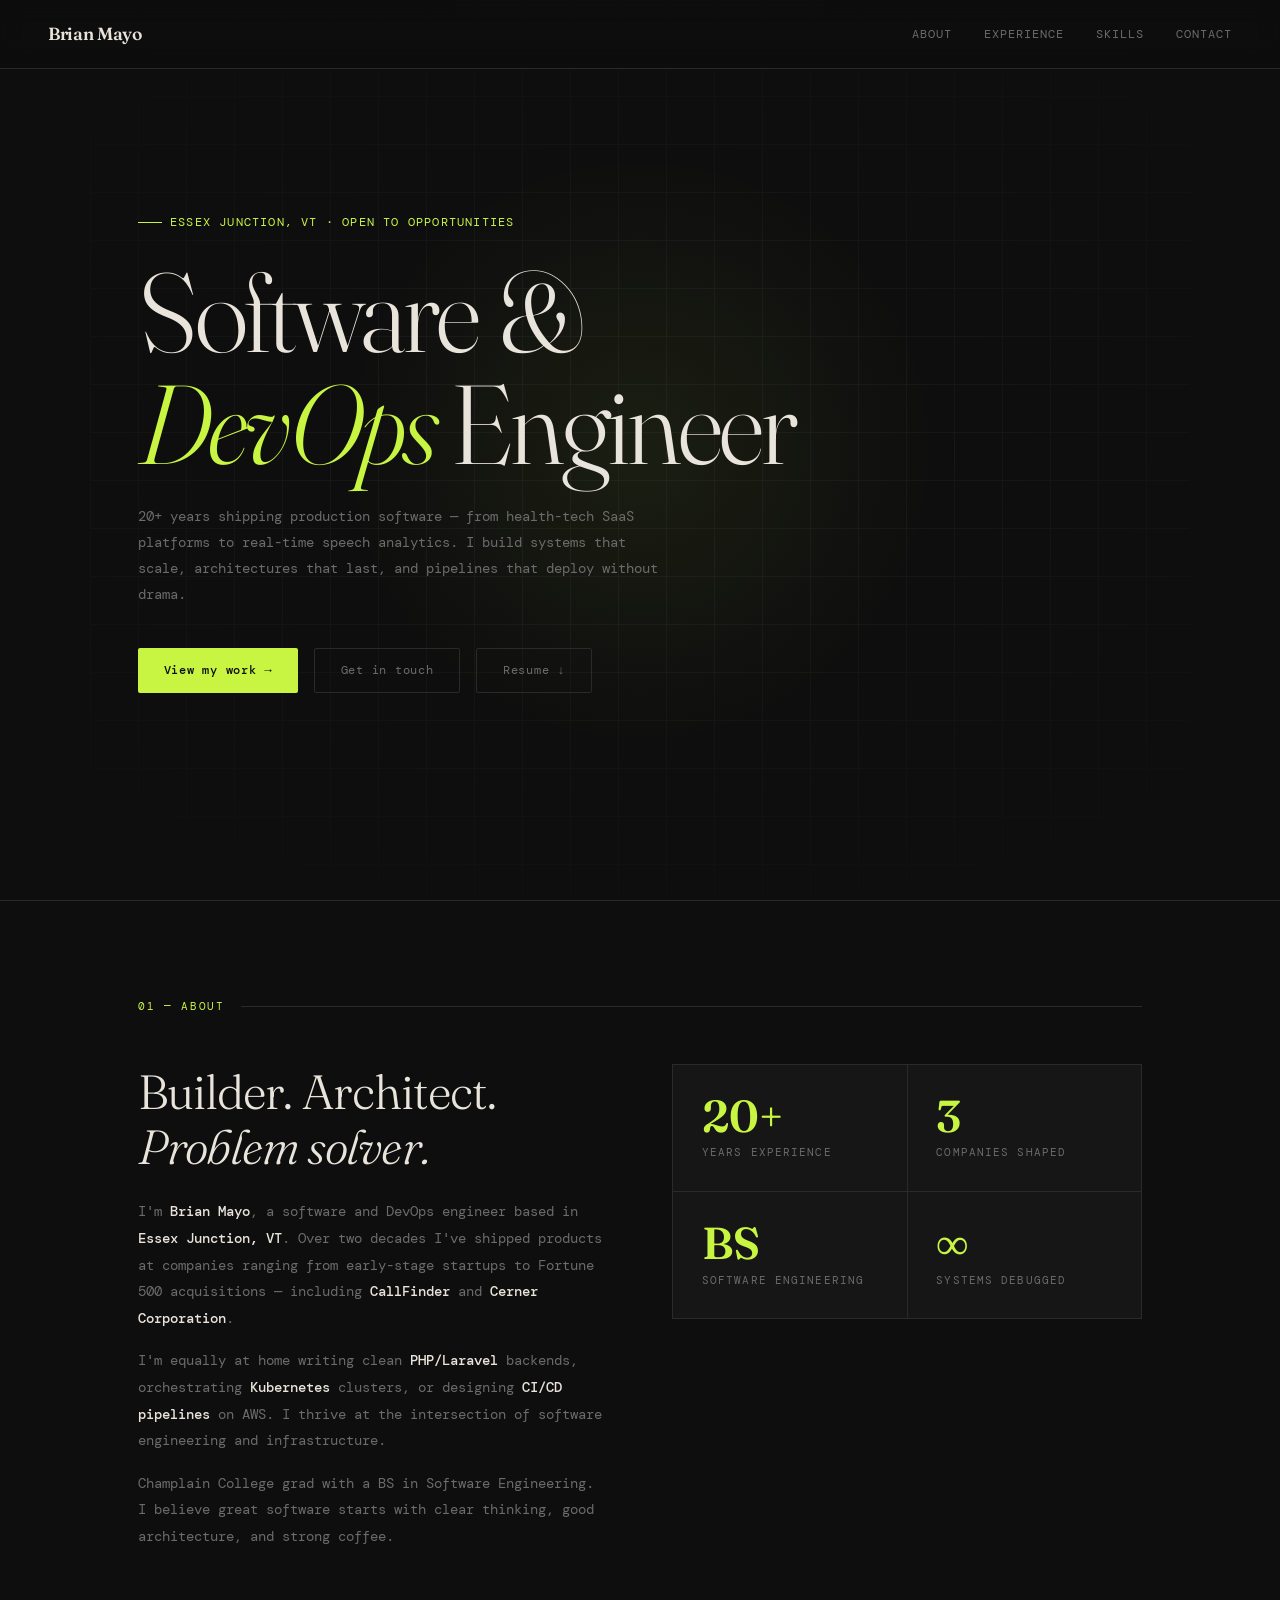
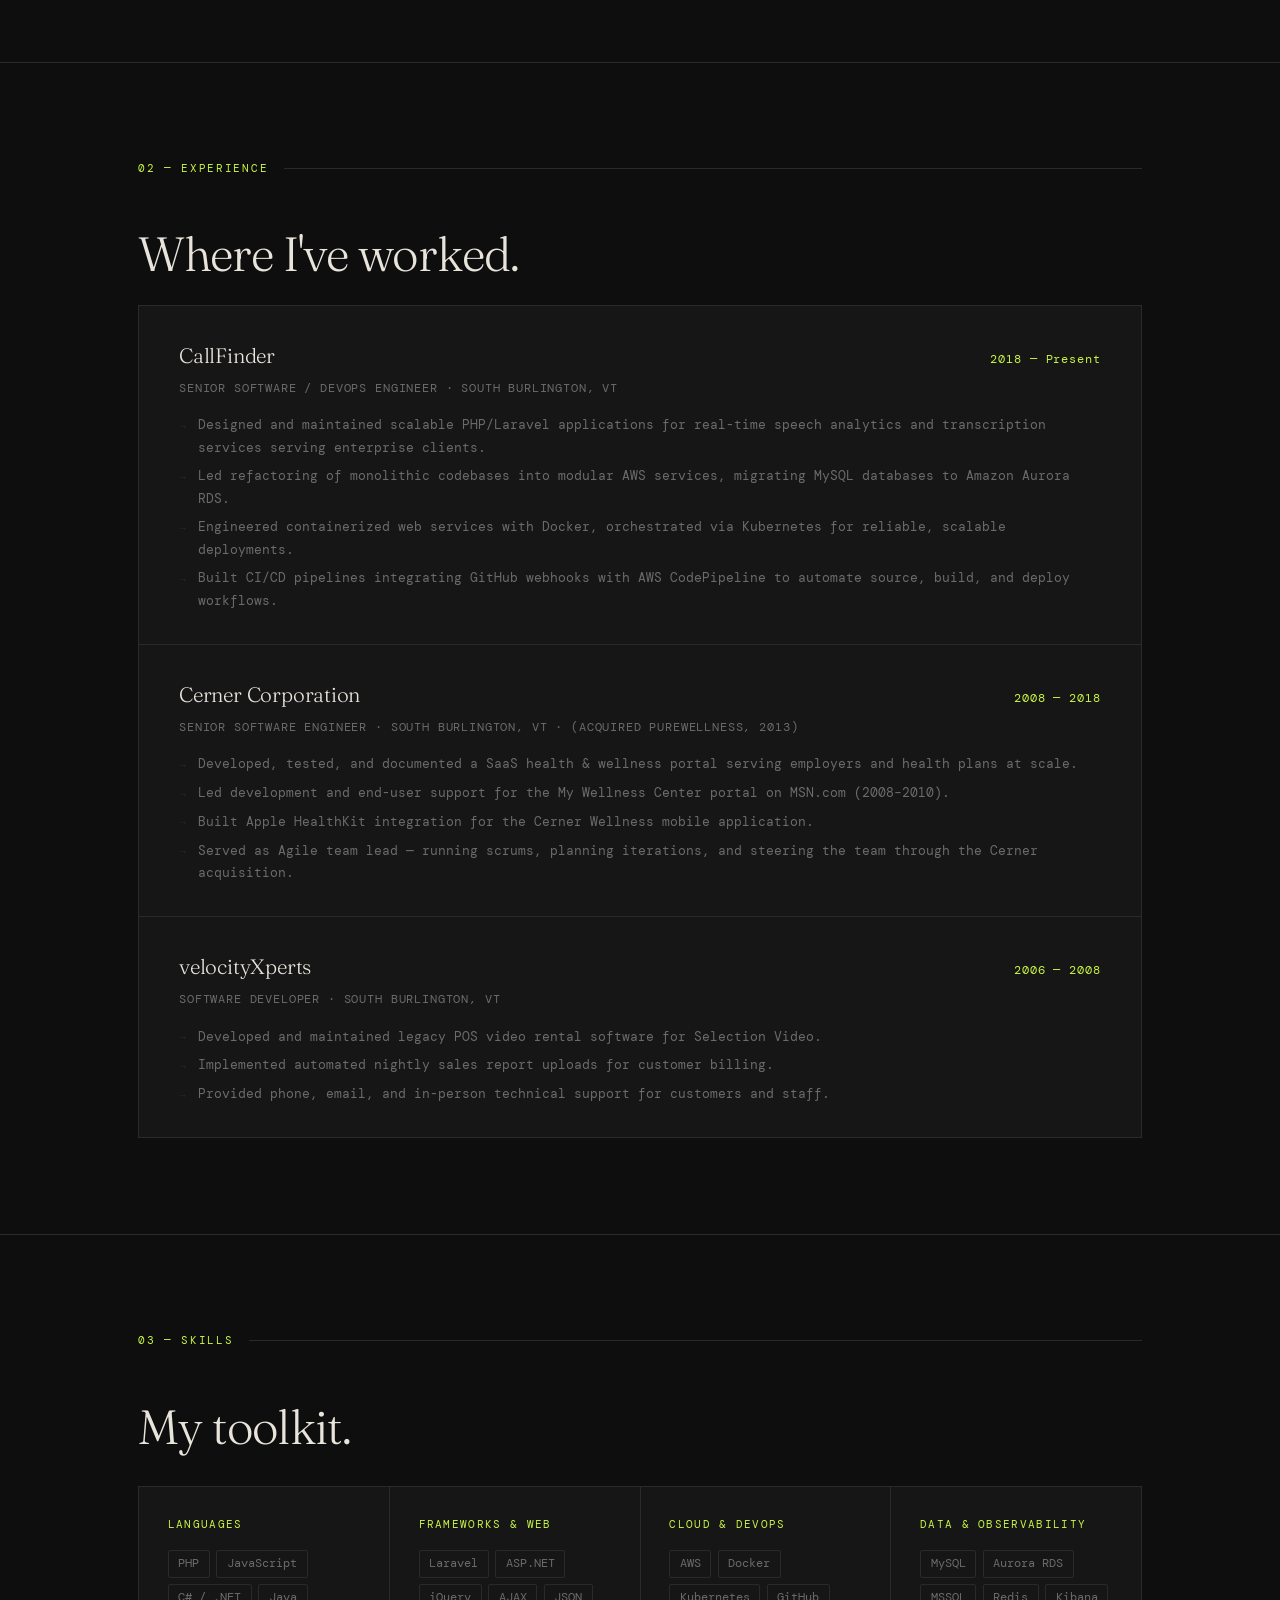
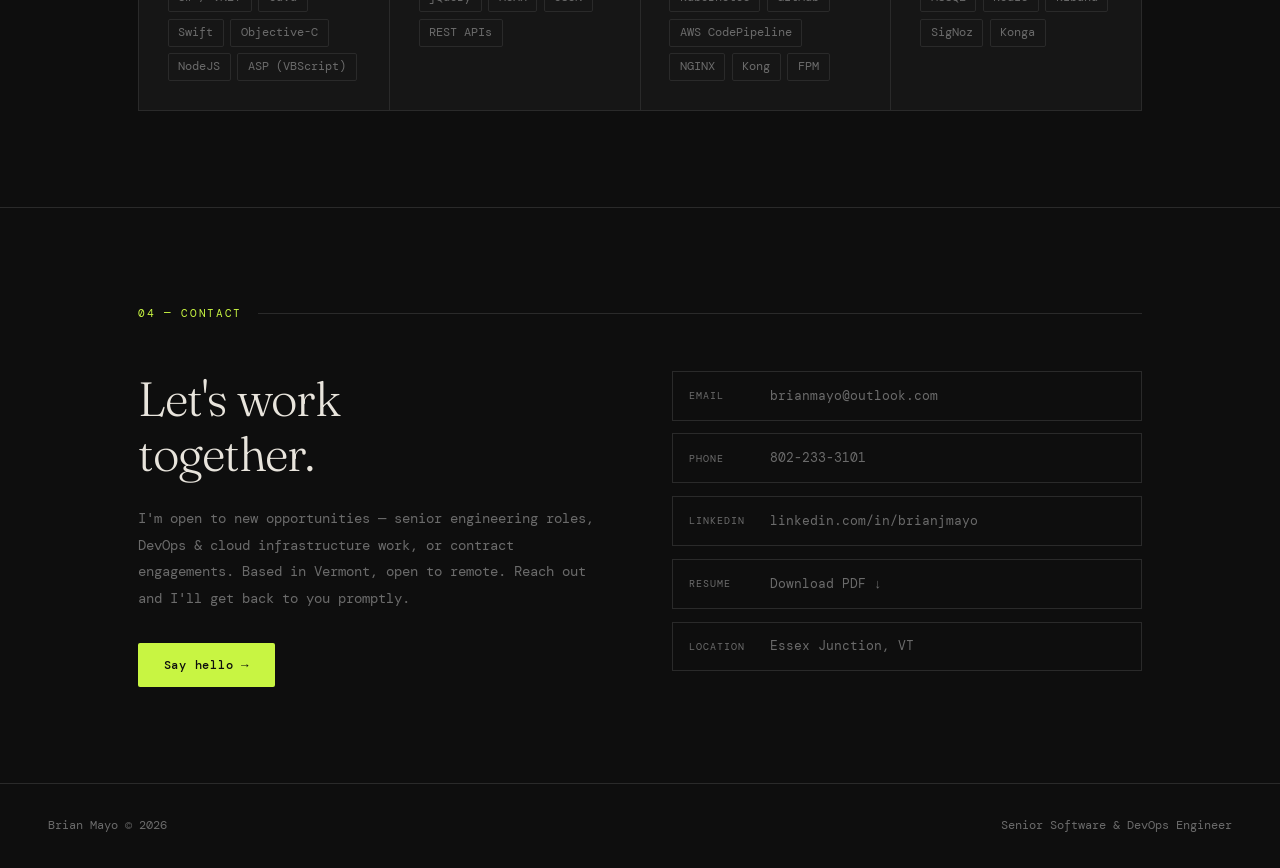
<file: index.html>
<!DOCTYPE html>
<html lang="en">
<head>
  <meta charset="UTF-8" />
  <meta name="viewport" content="width=device-width, initial-scale=1.0" />
  <title>Brian Mayo — Senior Software & DevOps Engineer</title>
  <link href="https://fonts.googleapis.com/css2?family=DM+Mono:ital,wght@0,300;0,400;0,500;1,400&family=Fraunces:ital,opsz,wght@0,9..144,300;0,9..144,600;1,9..144,300&display=swap" rel="stylesheet">
  <style>
    *, *::before, *::after { box-sizing: border-box; margin: 0; padding: 0; }

    :root {
      --bg: #0e0e0e;
      --surface: #161616;
      --border: #2a2a2a;
      --accent: #c8f542;
      --accent-dim: rgba(200, 245, 66, 0.12);
      --text: #e8e4dc;
      --muted: #6b6b6b;
      --font-display: 'Fraunces', Georgia, serif;
      --font-mono: 'DM Mono', 'Fira Code', monospace;
    }

    html { scroll-behavior: smooth; }

    body {
      background: var(--bg);
      color: var(--text);
      font-family: var(--font-mono);
      font-size: 14px;
      line-height: 1.7;
      overflow-x: hidden;
    }

    /* ── NAV ── */
    nav {
      position: fixed;
      top: 0; left: 0; right: 0;
      z-index: 100;
      display: flex;
      justify-content: space-between;
      align-items: center;
      padding: 1.2rem 3rem;
      background: rgba(14,14,14,0.85);
      backdrop-filter: blur(12px);
      border-bottom: 1px solid var(--border);
    }

    .nav-logo {
      font-family: var(--font-display);
      font-size: 1.1rem;
      font-weight: 600;
      color: var(--text);
      text-decoration: none;
      letter-spacing: -0.02em;
    }

    .nav-links { display: flex; gap: 2rem; list-style: none; }
    .nav-links a {
      color: var(--muted);
      text-decoration: none;
      font-size: 0.78rem;
      letter-spacing: 0.08em;
      text-transform: uppercase;
      transition: color 0.2s;
    }
    .nav-links a:hover { color: var(--accent); }

    /* ── HERO ── */
    #hero {
      min-height: 100vh;
      display: flex;
      align-items: center;
      padding: 0 3rem;
      position: relative;
      overflow: hidden;
    }

    .hero-grid-bg {
      position: absolute;
      inset: 0;
      background-image:
        linear-gradient(var(--border) 1px, transparent 1px),
        linear-gradient(90deg, var(--border) 1px, transparent 1px);
      background-size: 48px 48px;
      opacity: 0.35;
      mask-image: radial-gradient(ellipse 80% 60% at 50% 50%, black 30%, transparent 100%);
    }

    .hero-glow {
      position: absolute;
      width: 600px; height: 600px;
      background: radial-gradient(circle, rgba(200,245,66,0.07) 0%, transparent 70%);
      top: 50%; left: 50%;
      transform: translate(-50%, -50%);
      pointer-events: none;
    }

    .hero-content {
      position: relative;
      max-width: 860px;
      animation: fadeUp 0.8s ease both;
    }

    .hero-tag {
      display: inline-flex;
      align-items: center;
      gap: 0.5rem;
      color: var(--accent);
      font-size: 0.75rem;
      letter-spacing: 0.1em;
      text-transform: uppercase;
      margin-bottom: 1.5rem;
    }
    .hero-tag::before {
      content: '';
      width: 24px; height: 1px;
      background: var(--accent);
    }

    h1 {
      font-family: var(--font-display);
      font-size: clamp(3.5rem, 9vw, 7rem);
      font-weight: 300;
      line-height: 1.0;
      letter-spacing: -0.03em;
      color: var(--text);
      margin-bottom: 1.5rem;
    }

    h1 em { font-style: italic; color: var(--accent); }

    .hero-sub {
      font-size: 0.9rem;
      color: var(--muted);
      max-width: 520px;
      margin-bottom: 2.5rem;
      line-height: 1.8;
    }

    .hero-cta { display: flex; gap: 1rem; flex-wrap: wrap; }

    /* ── BUTTONS ── */
    .btn {
      display: inline-flex;
      align-items: center;
      gap: 0.5rem;
      padding: 0.7rem 1.6rem;
      font-family: var(--font-mono);
      font-size: 0.78rem;
      letter-spacing: 0.06em;
      text-decoration: none;
      border-radius: 2px;
      transition: all 0.2s;
      cursor: pointer;
      border: none;
    }

    .btn-primary { background: var(--accent); color: #0e0e0e; font-weight: 500; }
    .btn-primary:hover { background: #d4f760; transform: translateY(-1px); }
    .btn-ghost { background: transparent; color: var(--muted); border: 1px solid var(--border); }
    .btn-ghost:hover { border-color: var(--accent); color: var(--accent); }

    /* ── SECTIONS ── */
    section {
      padding: 6rem 3rem;
      max-width: 1100px;
      margin: 0 auto;
    }

    .section-label {
      display: flex;
      align-items: center;
      gap: 1rem;
      color: var(--accent);
      font-size: 0.7rem;
      letter-spacing: 0.15em;
      text-transform: uppercase;
      margin-bottom: 3rem;
    }
    .section-label::after {
      content: '';
      flex: 1;
      height: 1px;
      background: var(--border);
    }

    h2 {
      font-family: var(--font-display);
      font-size: clamp(2rem, 4vw, 3rem);
      font-weight: 300;
      letter-spacing: -0.02em;
      line-height: 1.15;
      margin-bottom: 1.5rem;
    }

    /* ── ABOUT ── */
    .about-grid {
      display: grid;
      grid-template-columns: 1fr 1fr;
      gap: 4rem;
      align-items: start;
    }

    .about-text p { color: var(--muted); margin-bottom: 1rem; line-height: 1.9; }
    .about-text p strong { color: var(--text); font-weight: 500; }

    .about-stats {
      display: grid;
      grid-template-columns: 1fr 1fr;
      gap: 1px;
      background: var(--border);
      border: 1px solid var(--border);
    }

    .stat { background: var(--surface); padding: 1.8rem; }

    .stat-num {
      font-family: var(--font-display);
      font-size: 2.8rem;
      font-weight: 600;
      color: var(--accent);
      line-height: 1;
      margin-bottom: 0.3rem;
    }

    .stat-label {
      font-size: 0.7rem;
      color: var(--muted);
      text-transform: uppercase;
      letter-spacing: 0.1em;
    }

    /* ── EXPERIENCE ── */
    .exp-list {
      display: flex;
      flex-direction: column;
      gap: 1px;
      background: var(--border);
      border: 1px solid var(--border);
    }

    .exp-item {
      background: var(--surface);
      padding: 2rem 2.5rem;
      transition: background 0.2s;
    }

    .exp-item:hover { background: var(--accent-dim); }

    .exp-header {
      display: flex;
      justify-content: space-between;
      align-items: baseline;
      flex-wrap: wrap;
      gap: 0.5rem;
      margin-bottom: 0.3rem;
    }

    .exp-company {
      font-family: var(--font-display);
      font-size: 1.3rem;
      font-weight: 300;
      letter-spacing: -0.01em;
      color: var(--text);
    }

    .exp-years { font-size: 0.72rem; color: var(--accent); letter-spacing: 0.08em; }

    .exp-role {
      font-size: 0.75rem;
      color: var(--muted);
      margin-bottom: 1rem;
      text-transform: uppercase;
      letter-spacing: 0.07em;
    }

    .exp-bullets { list-style: none; display: flex; flex-direction: column; gap: 0.4rem; }

    .exp-bullets li {
      color: var(--muted);
      font-size: 0.82rem;
      line-height: 1.7;
      padding-left: 1.2rem;
      position: relative;
    }

    .exp-bullets li::before {
      content: '→';
      position: absolute;
      left: 0;
      color: var(--border);
      font-size: 0.7rem;
      top: 0.15rem;
    }

    .exp-item:hover .exp-bullets li::before { color: var(--accent); }

    /* ── SKILLS ── */
    .skills-grid {
      display: grid;
      grid-template-columns: repeat(auto-fit, minmax(220px, 1fr));
      gap: 1px;
      background: var(--border);
      border: 1px solid var(--border);
      margin-top: 2rem;
    }

    .skill-group { background: var(--surface); padding: 1.8rem; transition: background 0.2s; }
    .skill-group:hover { background: var(--accent-dim); }

    .skill-group-title {
      font-size: 0.68rem;
      letter-spacing: 0.12em;
      text-transform: uppercase;
      color: var(--accent);
      margin-bottom: 1rem;
    }

    .skill-tags { display: flex; flex-wrap: wrap; gap: 0.4rem; }

    .tag {
      padding: 0.2rem 0.6rem;
      font-size: 0.72rem;
      color: var(--muted);
      border: 1px solid var(--border);
      border-radius: 2px;
      transition: all 0.2s;
    }

    .skill-group:hover .tag { border-color: rgba(200, 245, 66, 0.3); color: var(--text); }

    /* ── CONTACT ── */
    .contact-inner {
      display: grid;
      grid-template-columns: 1fr 1fr;
      gap: 4rem;
      align-items: start;
    }

    .contact-text p { color: var(--muted); line-height: 1.9; margin-bottom: 2rem; }

    .contact-links { display: flex; flex-direction: column; gap: 0.8rem; }

    .contact-link {
      display: flex;
      align-items: center;
      gap: 1rem;
      color: var(--muted);
      text-decoration: none;
      font-size: 0.82rem;
      padding: 0.8rem 1rem;
      border: 1px solid var(--border);
      transition: all 0.2s;
    }

    .contact-link:hover { border-color: var(--accent); color: var(--accent); padding-left: 1.5rem; }

    .contact-link-label {
      font-size: 0.65rem;
      color: var(--muted);
      text-transform: uppercase;
      letter-spacing: 0.1em;
      min-width: 65px;
    }

    .contact-link:hover .contact-link-label { color: var(--accent); }

    /* ── FOOTER ── */
    footer {
      border-top: 1px solid var(--border);
      padding: 2rem 3rem;
      display: flex;
      justify-content: space-between;
      align-items: center;
      color: var(--muted);
      font-size: 0.72rem;
    }

    .section-divider { width: 100%; height: 1px; background: var(--border); }

    /* ── ANIMATIONS ── */
    @keyframes fadeUp {
      from { opacity: 0; transform: translateY(24px); }
      to   { opacity: 1; transform: translateY(0); }
    }

    /* Content always visible; animation is progressive enhancement via JS */
    .fade-in { opacity: 1; }
    .fade-in.will-animate { opacity: 0; transform: translateY(20px); transition: opacity 0.6s ease, transform 0.6s ease; }
    .fade-in.will-animate.visible { opacity: 1; transform: translateY(0); }

    /* ── RESPONSIVE ── */
    @media (max-width: 768px) {
      nav { padding: 1rem 1.5rem; }
      .nav-links { gap: 1.2rem; }
      #hero, section { padding-left: 1.5rem; padding-right: 1.5rem; }
      .about-grid, .contact-inner { grid-template-columns: 1fr; gap: 2.5rem; }
      footer { flex-direction: column; gap: 0.5rem; text-align: center; }
    }
  </style>
</head>
<body>

<nav>
  <a class="nav-logo" href="#">Brian Mayo</a>
  <ul class="nav-links">
    <li><a href="#about">About</a></li>
    <li><a href="#experience">Experience</a></li>
    <li><a href="#skills">Skills</a></li>
    <li><a href="#contact">Contact</a></li>
  </ul>
</nav>

<section id="hero">
  <div class="hero-grid-bg"></div>
  <div class="hero-glow"></div>
  <div class="hero-content">
    <div class="hero-tag">Essex Junction, VT &middot; Open to opportunities</div>
    <h1>Software &amp;<br><em>DevOps</em> Engineer</h1>
    <p class="hero-sub">
      20+ years shipping production software &mdash; from health-tech SaaS platforms
      to real-time speech analytics. I build systems that scale, architectures
      that last, and pipelines that deploy without drama.
    </p>
    <div class="hero-cta">
      <a href="#experience" class="btn btn-primary">View my work &rarr;</a>
      <a href="#contact" class="btn btn-ghost">Get in touch</a>
      <a href="BrianMayoResume.pdf" download class="btn btn-ghost">Resume &darr;</a>
    </div>
  </div>
</section>

<div class="section-divider"></div>

<section id="about">
  <div class="section-label">01 &mdash; About</div>
  <div class="about-grid fade-in">
    <div class="about-text">
      <h2>Builder. Architect.<br><em>Problem solver.</em></h2>
      <p>
        I'm <strong>Brian Mayo</strong>, a software and DevOps engineer based in
        <strong>Essex Junction, VT</strong>. Over two decades I've shipped products
        at companies ranging from early-stage startups to Fortune 500 acquisitions &mdash;
        including <strong>CallFinder</strong> and <strong>Cerner Corporation</strong>.
      </p>
      <p>
        I'm equally at home writing clean <strong>PHP/Laravel</strong> backends,
        orchestrating <strong>Kubernetes</strong> clusters, or designing
        <strong>CI/CD pipelines</strong> on AWS. I thrive at the intersection of
        software engineering and infrastructure.
      </p>
      <p>
        Champlain College grad with a BS in Software Engineering. I believe great
        software starts with clear thinking, good architecture, and strong coffee.
      </p>
    </div>
    <div class="about-stats">
      <div class="stat">
        <div class="stat-num">20+</div>
        <div class="stat-label">Years experience</div>
      </div>
      <div class="stat">
        <div class="stat-num">3</div>
        <div class="stat-label">Companies shaped</div>
      </div>
      <div class="stat">
        <div class="stat-num">BS</div>
        <div class="stat-label">Software Engineering</div>
      </div>
      <div class="stat">
        <div class="stat-num">&infin;</div>
        <div class="stat-label">Systems debugged</div>
      </div>
    </div>
  </div>
</section>

<div class="section-divider"></div>

<section id="experience">
  <div class="section-label">02 &mdash; Experience</div>
  <h2 class="fade-in">Where I've worked.</h2>
  <div class="exp-list fade-in">

    <div class="exp-item">
      <div class="exp-header">
        <span class="exp-company">CallFinder</span>
        <span class="exp-years">2018 &mdash; Present</span>
      </div>
      <div class="exp-role">Senior Software / DevOps Engineer &middot; South Burlington, VT</div>
      <ul class="exp-bullets">
        <li>Designed and maintained scalable PHP/Laravel applications for real-time speech analytics and transcription services serving enterprise clients.</li>
        <li>Led refactoring of monolithic codebases into modular AWS services, migrating MySQL databases to Amazon Aurora RDS.</li>
        <li>Engineered containerized web services with Docker, orchestrated via Kubernetes for reliable, scalable deployments.</li>
        <li>Built CI/CD pipelines integrating GitHub webhooks with AWS CodePipeline to automate source, build, and deploy workflows.</li>
      </ul>
    </div>

    <div class="exp-item">
      <div class="exp-header">
        <span class="exp-company">Cerner Corporation</span>
        <span class="exp-years">2008 &mdash; 2018</span>
      </div>
      <div class="exp-role">Senior Software Engineer &middot; South Burlington, VT &middot; (acquired PureWellness, 2013)</div>
      <ul class="exp-bullets">
        <li>Developed, tested, and documented a SaaS health &amp; wellness portal serving employers and health plans at scale.</li>
        <li>Led development and end-user support for the My Wellness Center portal on MSN.com (2008&ndash;2010).</li>
        <li>Built Apple HealthKit integration for the Cerner Wellness mobile application.</li>
        <li>Served as Agile team lead &mdash; running scrums, planning iterations, and steering the team through the Cerner acquisition.</li>
      </ul>
    </div>

    <div class="exp-item">
      <div class="exp-header">
        <span class="exp-company">velocityXperts</span>
        <span class="exp-years">2006 &mdash; 2008</span>
      </div>
      <div class="exp-role">Software Developer &middot; South Burlington, VT</div>
      <ul class="exp-bullets">
        <li>Developed and maintained legacy POS video rental software for Selection Video.</li>
        <li>Implemented automated nightly sales report uploads for customer billing.</li>
        <li>Provided phone, email, and in-person technical support for customers and staff.</li>
      </ul>
    </div>

  </div>
</section>

<div class="section-divider"></div>

<section id="skills">
  <div class="section-label">03 &mdash; Skills</div>
  <h2 class="fade-in">My toolkit.</h2>
  <div class="skills-grid fade-in">
    <div class="skill-group">
      <div class="skill-group-title">Languages</div>
      <div class="skill-tags">
        <span class="tag">PHP</span>
        <span class="tag">JavaScript</span>
        <span class="tag">C# / .NET</span>
        <span class="tag">Java</span>
        <span class="tag">Swift</span>
        <span class="tag">Objective-C</span>
        <span class="tag">NodeJS</span>
        <span class="tag">ASP (VBScript)</span>
      </div>
    </div>
    <div class="skill-group">
      <div class="skill-group-title">Frameworks &amp; Web</div>
      <div class="skill-tags">
        <span class="tag">Laravel</span>
        <span class="tag">ASP.NET</span>
        <span class="tag">jQuery</span>
        <span class="tag">AJAX</span>
        <span class="tag">JSON</span>
        <span class="tag">REST APIs</span>
      </div>
    </div>
    <div class="skill-group">
      <div class="skill-group-title">Cloud &amp; DevOps</div>
      <div class="skill-tags">
        <span class="tag">AWS</span>
        <span class="tag">Docker</span>
        <span class="tag">Kubernetes</span>
        <span class="tag">GitHub</span>
        <span class="tag">AWS CodePipeline</span>
        <span class="tag">NGINX</span>
        <span class="tag">Kong</span>
        <span class="tag">FPM</span>
      </div>
    </div>
    <div class="skill-group">
      <div class="skill-group-title">Data &amp; Observability</div>
      <div class="skill-tags">
        <span class="tag">MySQL</span>
        <span class="tag">Aurora RDS</span>
        <span class="tag">MSSQL</span>
        <span class="tag">Redis</span>
        <span class="tag">Kibana</span>
        <span class="tag">SigNoz</span>
        <span class="tag">Konga</span>
      </div>
    </div>
  </div>
</section>

<div class="section-divider"></div>

<section id="contact">
  <div class="section-label">04 &mdash; Contact</div>
  <div class="contact-inner fade-in">
    <div class="contact-text">
      <h2>Let's work<br>together.</h2>
      <p>
        I'm open to new opportunities &mdash; senior engineering roles, DevOps &amp; cloud
        infrastructure work, or contract engagements. Based in Vermont,
        open to remote. Reach out and I'll get back to you promptly.
      </p>
      <a href="mailto:brianmayo@outlook.com" class="btn btn-primary">Say hello &rarr;</a>
    </div>
    <div class="contact-links">
      <a href="mailto:brianmayo@outlook.com" class="contact-link">
        <span class="contact-link-label">Email</span>
        brianmayo@outlook.com
      </a>
      <a href="tel:8022333101" class="contact-link">
        <span class="contact-link-label">Phone</span>
        802-233-3101
      </a>
      <a href="https://www.linkedin.com/in/brianjmayo/" target="_blank" class="contact-link">
        <span class="contact-link-label">LinkedIn</span>
        linkedin.com/in/brianjmayo
      </a>
      <a href="BrianMayoResume.pdf" download class="contact-link">
        <span class="contact-link-label">Resume</span>
        Download PDF &darr;
      </a>
      <a href="#" class="contact-link">
        <span class="contact-link-label">Location</span>
        Essex Junction, VT
      </a>
    </div>
  </div>
</section>

<footer>
  <span>Brian Mayo &copy; 2026</span>
  <span>Senior Software &amp; DevOps Engineer</span>
</footer>

<script>
  // Progressive enhancement: only hide elements if JS is running
  document.querySelectorAll('.fade-in').forEach(el => el.classList.add('will-animate'));

  const observer = new IntersectionObserver((entries) => {
    entries.forEach(e => {
      if (e.isIntersecting) e.target.classList.add('visible');
    });
  }, { threshold: 0.1 });

  document.querySelectorAll('.fade-in').forEach(el => observer.observe(el));
</script>

</body>
</html>
</file>
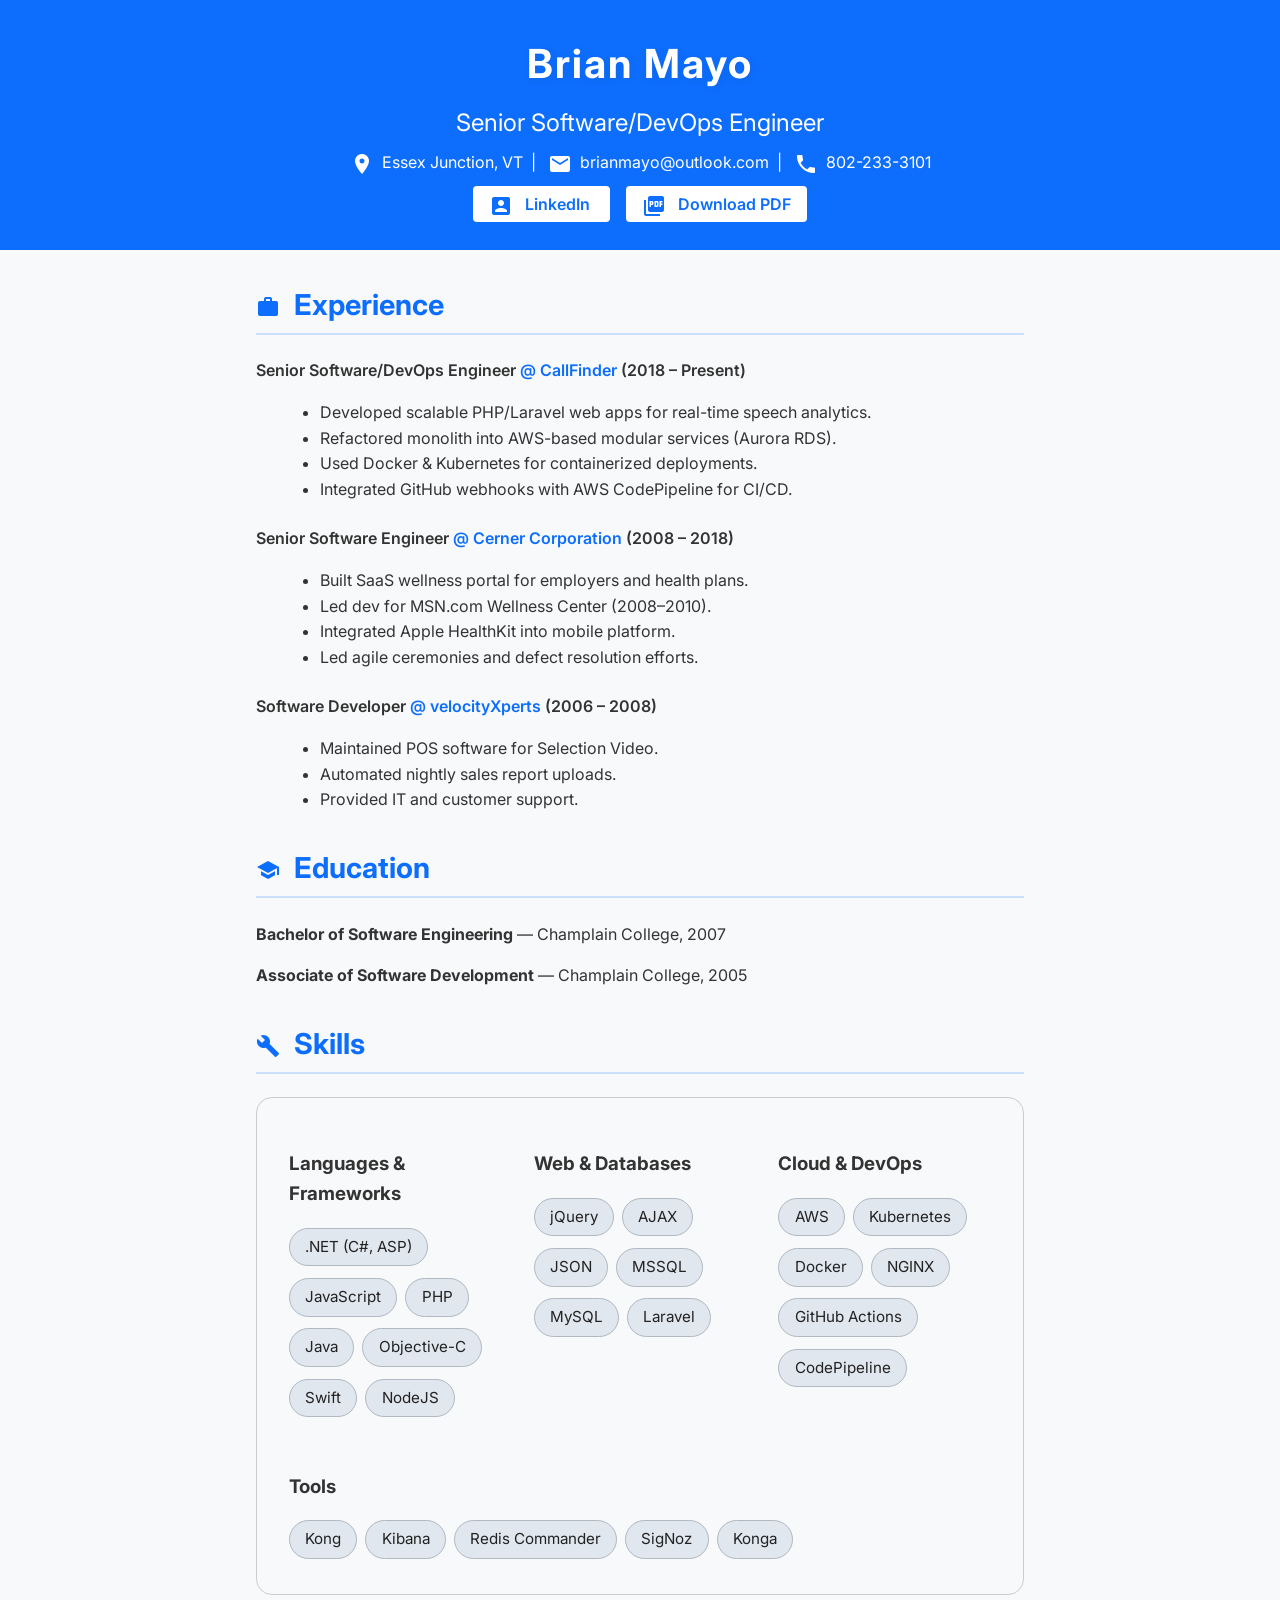
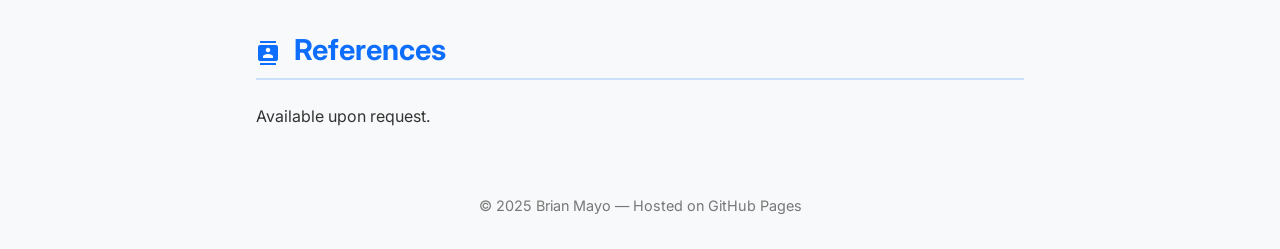
<file: _old/index.html>
<!DOCTYPE html>
<html lang="en" data-theme="light">
<head>
  <meta charset="UTF-8" />
  <meta name="viewport" content="width=device-width, initial-scale=1.0"/>
  <title>Brian Mayo - Resume</title>
  <link href="https://fonts.googleapis.com/css2?family=Inter:wght@400;600&display=swap" rel="stylesheet"/>
  <link href="https://fonts.googleapis.com/icon?family=Material+Icons" rel="stylesheet">
  <link rel="stylesheet" href="styles.css"/>
</head>
<body>

  <header>
    <h1>Brian Mayo</h1>
    <h3>Senior Software/DevOps Engineer</h3>
    <p>
      <span class="material-icons">location_on</span>Essex Junction, VT&nbsp;&nbsp;|&nbsp;&nbsp;
      <span class="material-icons">email</span><a href="mailto:brianmayo@outlook.com">brianmayo@outlook.com</a>&nbsp;&nbsp;|&nbsp;&nbsp;
      <span class="material-icons">phone</span>802-233-3101
    </p>
    <div class="btn-group">
      <a class="btn" href="https://www.linkedin.com/in/brianjmayo/" target="_blank">
        <span class="material-icons">account_box</span> LinkedIn
      </a>
      <a class="btn" href="BrianMayoResume.pdf" download>
        <span class="material-icons">picture_as_pdf</span> Download PDF
      </a>
    </div>
  </header>

  <section>
    <h2><span class="material-icons">work</span> Experience</h2>
    <div class="job">
      <p class="job-title">Senior Software/DevOps Engineer <span class="job-company">@ CallFinder</span> (2018 – Present)</p>
      <ul>
        <li>Developed scalable PHP/Laravel web apps for real-time speech analytics.</li>
        <li>Refactored monolith into AWS-based modular services (Aurora RDS).</li>
        <li>Used Docker & Kubernetes for containerized deployments.</li>
        <li>Integrated GitHub webhooks with AWS CodePipeline for CI/CD.</li>
      </ul>
    </div>
    <div class="job">
      <p class="job-title">Senior Software Engineer <span class="job-company">@ Cerner Corporation</span> (2008 – 2018)</p>
      <ul>
        <li>Built SaaS wellness portal for employers and health plans.</li>
        <li>Led dev for MSN.com Wellness Center (2008–2010).</li>
        <li>Integrated Apple HealthKit into mobile platform.</li>
        <li>Led agile ceremonies and defect resolution efforts.</li>
      </ul>
    </div>
    <div class="job">
      <p class="job-title">Software Developer <span class="job-company">@ velocityXperts</span> (2006 – 2008)</p>
      <ul>
        <li>Maintained POS software for Selection Video.</li>
        <li>Automated nightly sales report uploads.</li>
        <li>Provided IT and customer support.</li>
      </ul>
    </div>
  </section>

  <section>
    <h2><span class="material-icons">school</span> Education</h2>
    <p><strong>Bachelor of Software Engineering</strong> — Champlain College, 2007</p>
    <p><strong>Associate of Software Development</strong> — Champlain College, 2005</p>
  </section>

  <section>
    <h2><span class="material-icons">build</span> Skills</h2>
    <div class="skills-box"">
      <div class="skill-box">
        <h3>Languages & Frameworks</h3>
        <div class="skills-pills">
          <span class="pill">.NET (C#, ASP)</span>
          <span class="pill">JavaScript</span>
          <span class="pill">PHP</span>
          <span class="pill">Java</span>
          <span class="pill">Objective-C</span>
          <span class="pill">Swift</span>
          <span class="pill">NodeJS</span>
        </div>
      </div>
      <div class="skill-box">
        <h3>Web & Databases</h3>
        <div class="skills-pills">
          <span class="pill">jQuery</span>
          <span class="pill">AJAX</span>
          <span class="pill">JSON</span>
          <span class="pill">MSSQL</span>
          <span class="pill">MySQL</span>
          <span class="pill">Laravel</span>
        </div>
      </div>
      <div class="skill-box">
        <h3>Cloud & DevOps</h3>
        <div class="skills-pills">
          <span class="pill">AWS</span>
          <span class="pill">Kubernetes</span>
          <span class="pill">Docker</span>
          <span class="pill">NGINX</span>
          <span class="pill">GitHub Actions</span>
          <span class="pill">CodePipeline</span>
        </div>
      </div>
      <div class="skill-box">
        <h3>Tools</h3>
        <div class="skills-pills">
          <span class="pill">Kong</span>
          <span class="pill">Kibana</span>
          <span class="pill">Redis Commander</span>
          <span class="pill">SigNoz</span>
          <span class="pill">Konga</span>
        </div>
      </div>
    </div>
  </section>

  <section>
    <h2><span class="material-icons">contacts</span> References</h2>
    <p>Available upon request.</p>
  </section>

  <footer>
    © 2025 Brian Mayo — Hosted on GitHub Pages
  </footer>

  <script>
    // Auto-switch to dark mode if user prefers it
    (function() {
      const prefersDark = window.matchMedia('(prefers-color-scheme: dark)').matches;
      const html = document.documentElement;
      if (prefersDark && html.getAttribute("data-theme") !== "dark") {
      html.setAttribute("data-theme", "dark");
      }
    })();
  </script>

</body>
</html>
</file>
<file: _old/styles.css>
/* styles.css */

:root {
    --bg: #f8f9fa;
    --text: #333;
    --accent: #0d6efd;
    --muted: #777;
}
[data-theme="dark"] {
    --bg: #1e1e1e;
    --text: #f1f1f1;
    --accent: #66aaff;
    --muted: #aaa;
}

* {
    box-sizing: border-box;
}
body {
    font-family: 'Inter', sans-serif;
    margin: 0;
    padding: 0;
    background-color: var(--bg);
    color: var(--text);
    line-height: 1.6;
    transition: background-color 0.3s, color 0.3s;
}
header {
    background-color: var(--accent);
    color: white;
    text-align: center;
    padding: 2rem 1rem;
    position: relative;
}
header h1 {
    margin: 0;
    font-size: 2.5rem;
    font-family: 'Orbitron', 'Inter', Arial, sans-serif;
    letter-spacing: 2px;
    text-shadow: 1px 2px 8px rgba(0,0,0,0.08);
}
header h3 {
    font-size: 1.5rem;
    margin: 0.5rem 0;
    font-weight: 400;
}
header p {
    margin: 0.5rem 0;
}
header p a {
    color: white;
    text-decoration: none;
}
.btn-group {
    margin-top: 1rem;
}
.btn {
    margin: 0 0.5rem;
    padding: 0.5rem 1rem;
    border: none;
    background: white;
    color: var(--accent);
    font-weight: 600;
    cursor: pointer;
    border-radius: 4px;
    transition: background 0.3s;
    text-decoration: none;
}
.btn:hover {
    background: #e0e0e0;
}
section {
    max-width: 800px;
    margin: 2rem auto;
    padding: 0 1rem;
}
h2 {
    color: var(--accent);
    font-size: 1.8rem;
    margin-top: 2rem;
    border-bottom: 2px solid #0d6efd30;
    padding-bottom: 0.3rem;
}
.job {
    margin-bottom: 1.5rem;
}
.job-title {
    font-weight: 600;
}
.job-company {
    color: var(--accent);
}
ul {
    margin: 0.5rem 0 1.5rem 1.5rem;
}
footer {
    text-align: center;
    padding: 2rem;
    font-size: 0.9rem;
    color: var(--muted);
}
.material-icons {
    vertical-align: middle;
    margin-right: 0.5rem;
}
.skills-box {
    display: flex;
    flex-wrap: wrap;
    gap: 2rem;
    border: 1px solid #ccc;
    border-radius: 1rem;
    padding: 2rem;
}
.skill-box {
    flex: 1 1 200px;
    min-width: 200px;
}
.skills-pills {
    display: flex;
    flex-wrap: wrap;
    gap: 0.5rem;
    margin-top: 0.5rem;
}
.pill {
    display: inline-block;
    padding: 0.4em 1em;
    border-radius: 999px;
    background: #444;
    color: #fff;
    font-size: 0.95em;
    border: 1px solid #666;
    margin-bottom: 0.25em;
    white-space: nowrap;
}
[data-theme="light"] .pill {
    background: #e0e7ef;
    color: #222;
    border: 1px solid #b0b8c1;
}

@media (max-width: 600px) {
    header h1 {
    font-size: 1.8rem;
    }
    .btn {
    display: block;
    margin: 0.5rem auto;
    width: 80%;
    }
}
</file>
